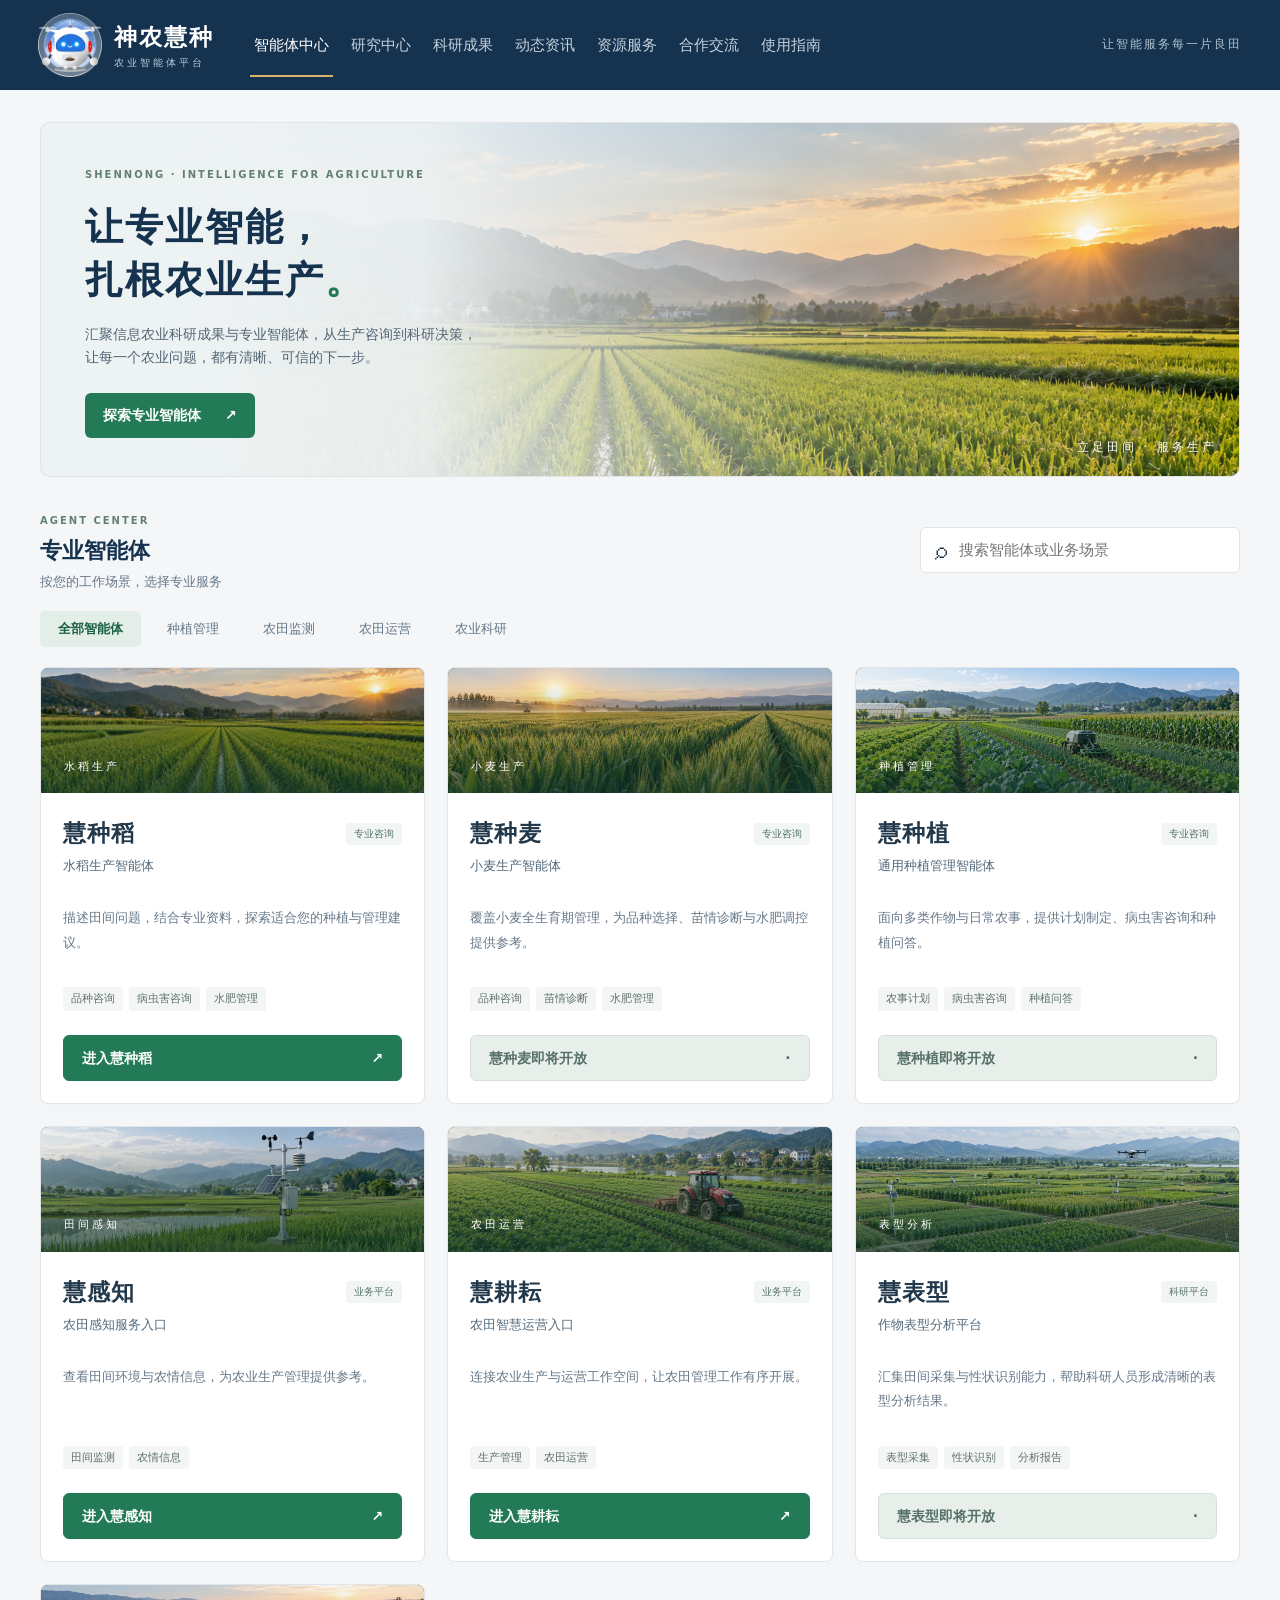
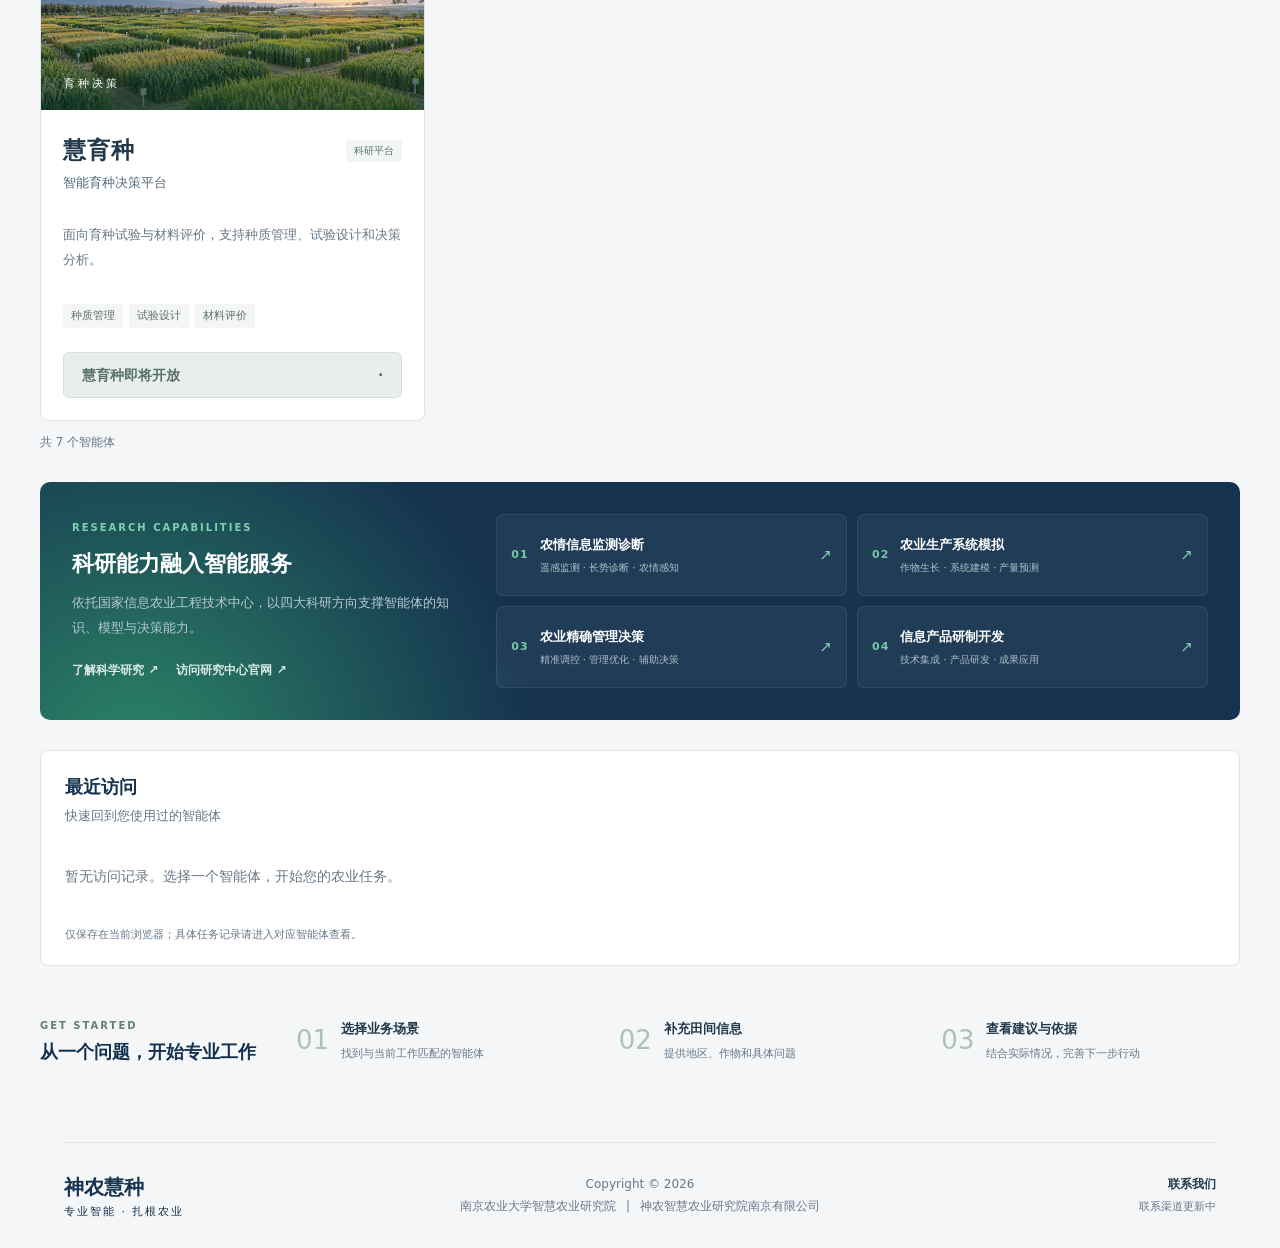
<file: index.html>
<!doctype html>
<html lang="zh-CN">
  <head>
    <meta charset="utf-8" />
    <meta name="viewport" content="width=device-width,initial-scale=1" />
    <meta http-equiv="refresh" content="0;url=html/index.html" />
    <title>神农慧种</title>
  </head>
  <body>
    <a href="html/index.html">进入神农慧种智能体中心</a>
  </body>
</html>
</file>
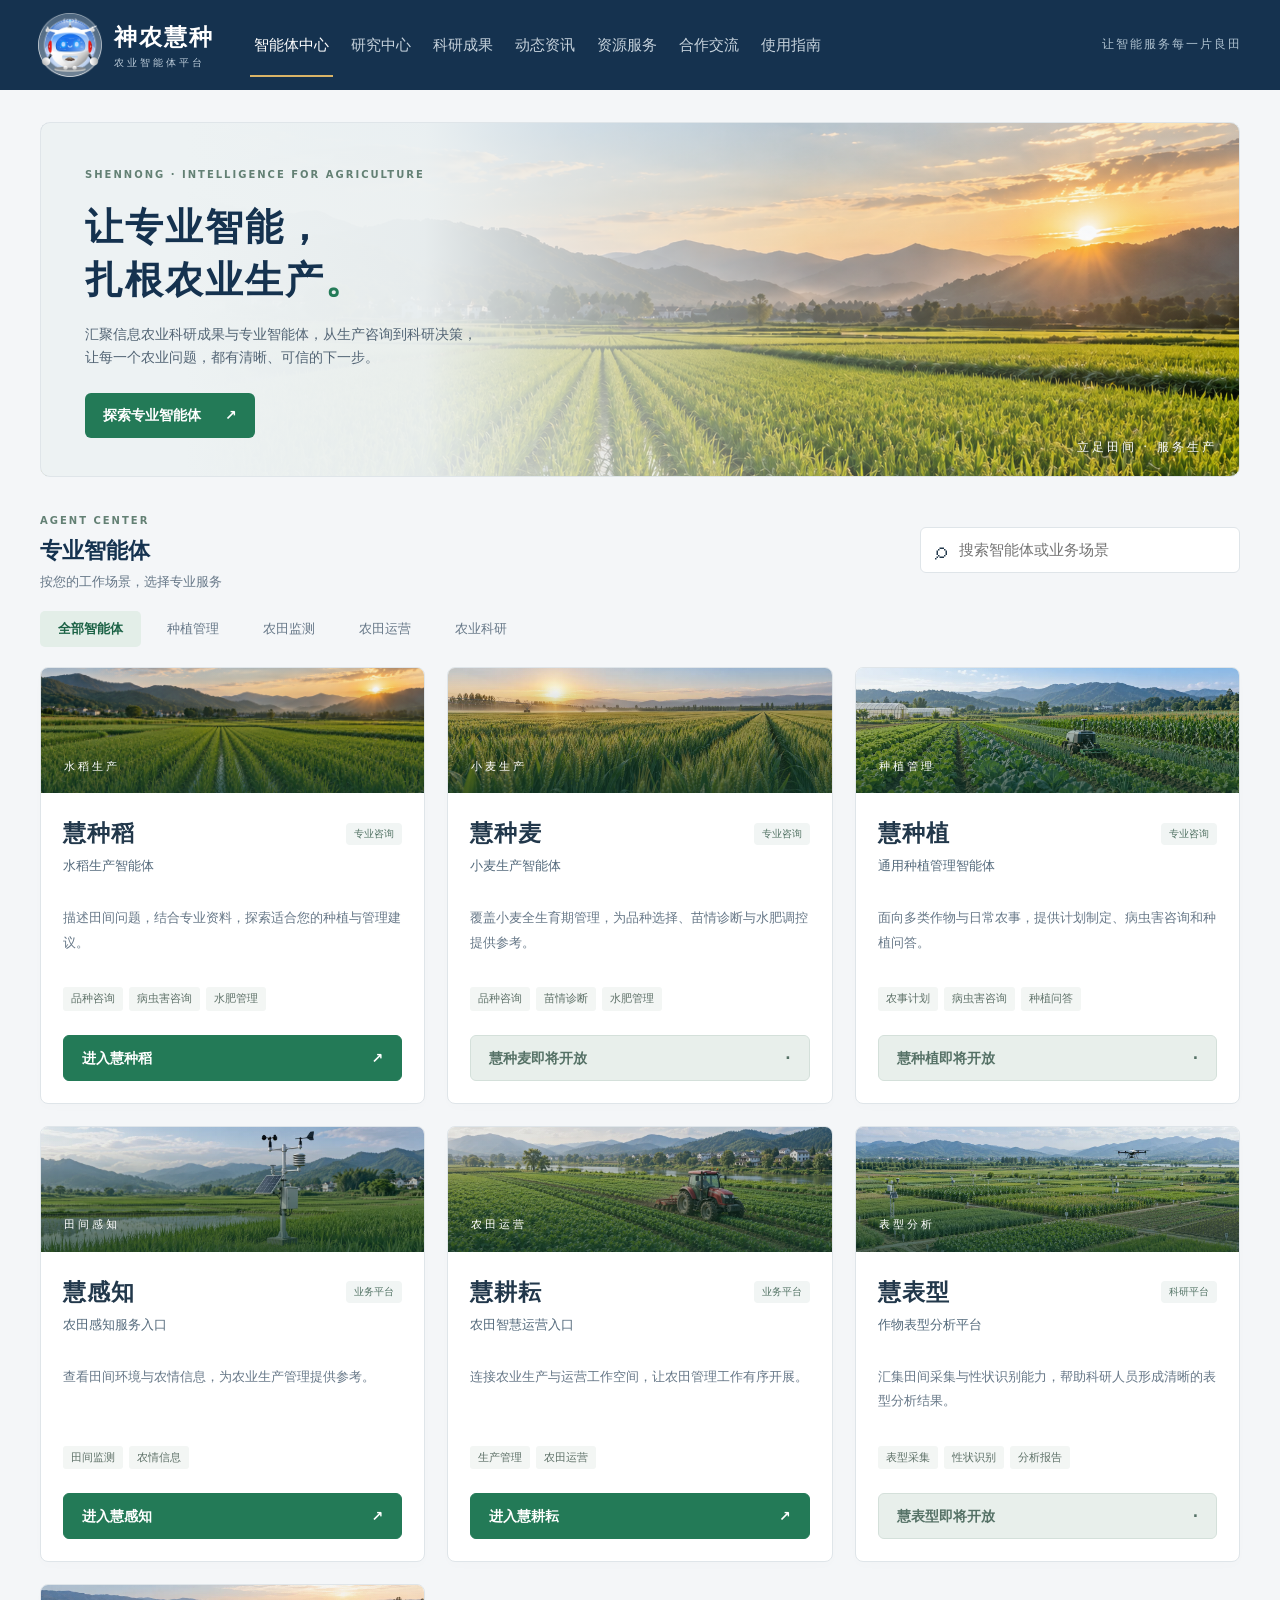
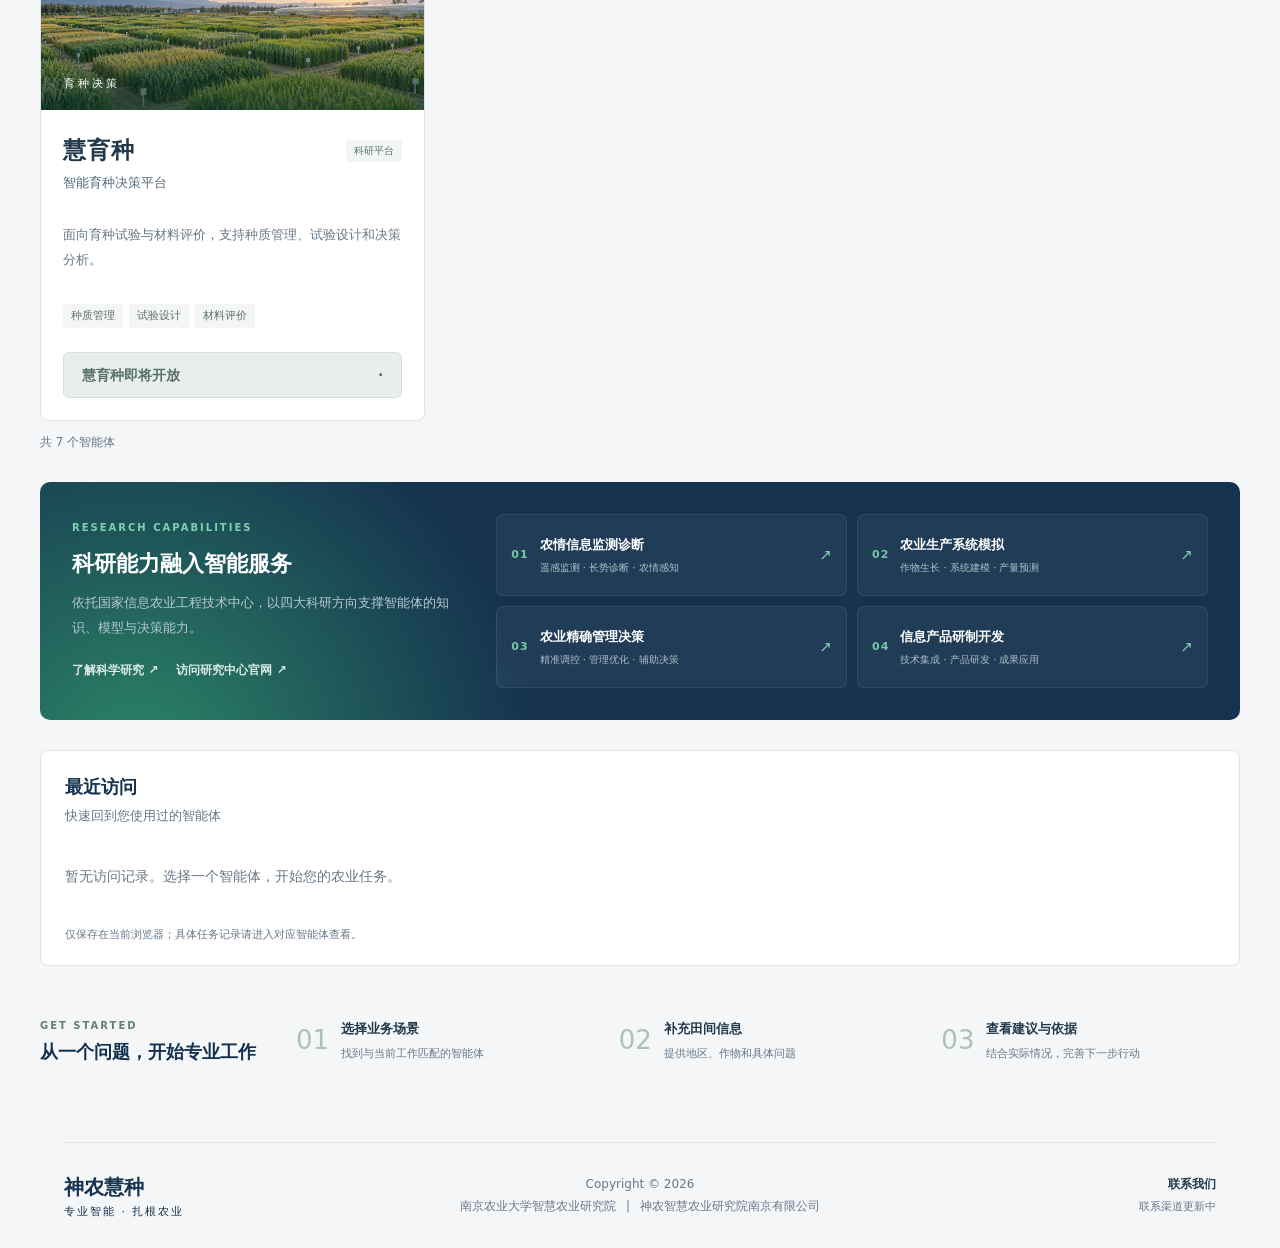
<file: html/index.html>
<!doctype html>
<html lang="zh-CN">
  <head>
    <meta charset="utf-8" />
    <meta name="viewport" content="width=device-width,initial-scale=1" />
    <meta
      name="description"
      content="神农慧种系列智能体：连接作物种植、农田运营、田间感知、表型分析与智能育种。"
    />
    <title>神农慧种 · 农业智能体平台</title>
    <link rel="stylesheet" href="../css/style.css?v=20261020-navigation-3" />
    <script defer src="../js/portal.js?v=20261020-research-1"></script>
  </head>
  <body>
    <a class="skip" href="#agents">跳至智能体中心</a>
    <header class="topbar">
      <div class="topbar-inner">
        <a class="brand" href="index.html"
          ><span class="brand-mark" aria-hidden="true"><picture>
            <source srcset="../assets/brand-robot-original.gif" media="(prefers-reduced-motion: no-preference)" />
            <img src="../assets/brand-robot-still.png" alt="" width="64" height="64" />
          </picture></span
          ><span>神农慧种<small>农业智能体平台</small></span></a
        >
        <button
          class="nav-toggle"
          type="button"
          aria-expanded="false"
          aria-controls="primary-navigation"
        >
          <span aria-hidden="true">☰</span><span>菜单</span>
        </button>
        <nav id="primary-navigation" class="primary-navigation" aria-label="主导航">
          <a class="active nav-link" href="#agents">智能体中心</a>
          <div class="nav-item">
            <button class="nav-trigger" type="button" aria-expanded="false">
              研究中心
            </button>
            <div class="nav-panel center-menu">
              <div class="menu-intro">
                <span class="menu-kicker">RESEARCH CENTER</span>
                <strong>国家信息农业工程技术中心<span class="netcia-name">（NETCIA）</span></strong>
                <p>了解平台背后的科研团队、组织与人才培养体系。</p>
              </div>
              <div class="menu-links">
                <a href="http://www.netcia.org.cn/808/list.htm" target="_blank" rel="noopener noreferrer">
                  <span><b>中心简介</b><small>中心定位与发展概况</small></span><i aria-hidden="true">↗</i>
                </a>
                <a href="http://www.netcia.org.cn/810/list.htm" target="_blank" rel="noopener noreferrer">
                  <span><b>组织机构</b><small>组织架构与中心负责人</small></span><i aria-hidden="true">↗</i>
                </a>
                <a href="http://www.netcia.org.cn/789/list.htm" target="_blank" rel="noopener noreferrer">
                  <span><b>专家团队</b><small>师资队伍与研究方向</small></span><i aria-hidden="true">↗</i>
                </a>
                <a href="http://www.netcia.org.cn/790/list.htm" target="_blank" rel="noopener noreferrer">
                  <span><b>人才培养</b><small>研究生培养与学术成长</small></span><i aria-hidden="true">↗</i>
                </a>
              </div>
            </div>
          </div>
          <div class="nav-item">
            <button class="nav-trigger" type="button" aria-expanded="false">
              科研成果
            </button>
            <div class="nav-panel research-menu">
              <div class="menu-intro">
                <span class="menu-kicker">RESEARCH CAPABILITIES</span>
                <strong>科研能力融入智能服务</strong>
                <p>四大研究方向支撑知识、模型与精准决策。</p>
              </div>
              <div class="menu-links research-links">
                <a href="http://www.netcia.org.cn/814/list.htm" target="_blank" rel="noopener noreferrer">
                  <span><b>农情信息监测诊断</b><small>遥感监测与长势诊断</small></span><i aria-hidden="true">↗</i>
                </a>
                <a href="http://www.netcia.org.cn/815/list.htm" target="_blank" rel="noopener noreferrer">
                  <span><b>农业生产系统模拟</b><small>作物生长与生产模拟</small></span><i aria-hidden="true">↗</i>
                </a>
                <a href="http://www.netcia.org.cn/816/list.htm" target="_blank" rel="noopener noreferrer">
                  <span><b>农业精确管理决策</b><small>精准调控与管理决策</small></span><i aria-hidden="true">↗</i>
                </a>
                <a href="http://www.netcia.org.cn/817/list.htm" target="_blank" rel="noopener noreferrer">
                  <span><b>信息产品研制开发</b><small>科研成果产品化应用</small></span><i aria-hidden="true">↗</i>
                </a>
              </div>
            </div>
          </div>
          <div class="nav-item compact-menu-item">
            <button class="nav-trigger" type="button" aria-expanded="false">
              动态资讯
            </button>
            <div class="nav-panel compact-menu">
              <a href="http://www.netcia.org.cn/797/list.htm" target="_blank" rel="noopener noreferrer">中心新闻 <span aria-hidden="true">↗</span></a>
              <a href="http://www.netcia.org.cn/798/list.htm" target="_blank" rel="noopener noreferrer">通知公告 <span aria-hidden="true">↗</span></a>
              <a href="http://www.netcia.org.cn/800/list.htm" target="_blank" rel="noopener noreferrer">学术交流 <span aria-hidden="true">↗</span></a>
            </div>
          </div>
          <div class="nav-item compact-menu-item">
            <button class="nav-trigger" type="button" aria-expanded="false">
              资源服务
            </button>
            <div class="nav-panel compact-menu">
              <a href="http://www.netcia.org.cn/878/list.htm" target="_blank" rel="noopener noreferrer">公共平台 <span aria-hidden="true">↗</span></a>
              <a href="http://www.netcia.org.cn/794/list.htm" target="_blank" rel="noopener noreferrer">仪器装备 <span aria-hidden="true">↗</span></a>
              <a href="http://www.netcia.org.cn/793/list.htm" target="_blank" rel="noopener noreferrer">社会服务 <span aria-hidden="true">↗</span></a>
              <a href="http://www.netcia.org.cn/795/list.htm" target="_blank" rel="noopener noreferrer">资料下载 <span aria-hidden="true">↗</span></a>
            </div>
          </div>
          <a class="nav-link external-nav" href="http://www.netcia.org.cn/792/list.htm" target="_blank" rel="noopener noreferrer">合作交流</a>
          <a class="nav-link" href="#guide">使用指南</a>
        </nav>
        <span class="header-note">让智能服务每一片良田</span>
      </div>
    </header>
    <main>
      <section class="hero">
        <div class="hero-copy">
          <span class="eyebrow">SHENNONG · INTELLIGENCE FOR AGRICULTURE</span>
          <h1>让专业智能，<br />扎根农业生产<span>。</span></h1>
          <p>
            汇聚信息农业科研成果与专业智能体，从生产咨询到科研决策，<br
              class="desktop"
            />让每一个农业问题，都有清晰、可信的下一步。
          </p>
          <a class="primary" href="#agents"
            >探索专业智能体 <span aria-hidden="true">↗</span></a
          >
        </div>
        <div class="hero-caption">立足田间 · 服务生产</div>
      </section>
      <section id="agents" aria-labelledby="agents-title">
        <div class="section-heading">
          <div>
            <span class="eyebrow">AGENT CENTER</span>
            <h2 id="agents-title">专业智能体</h2>
            <p>按您的工作场景，选择专业服务</p>
          </div>
          <label class="search"
            ><span aria-hidden="true">⌕</span
            ><input
              id="search"
              type="search"
              placeholder="搜索智能体或业务场景"
              aria-label="搜索智能体或业务场景"
          /></label>
        </div>
        <div class="filters" aria-label="按场景筛选">
          <button
            type="button"
            class="selected"
            aria-pressed="true"
            data-filter="all"
          >
            全部智能体</button
          ><button type="button" aria-pressed="false" data-filter="production">
            种植管理</button
          ><button type="button" aria-pressed="false" data-filter="monitoring">
            农田监测</button
          ><button type="button" aria-pressed="false" data-filter="operations">
            农田运营
          </button
          ><button type="button" aria-pressed="false" data-filter="research">
            农业科研
          </button>
        </div>
        <div class="cards">
          <article class="agent-card" data-category="production">
            <div class="card-art rice">
              <span>水稻生产</span>
            </div>
            <div class="card-body">
              <div class="card-title">
                <h3>慧种稻</h3>
                <span class="badge">专业咨询</span>
              </div>
              <p class="subtitle">水稻生产智能体</p>
              <p class="description">
                描述田间问题，结合专业资料，探索适合您的种植与管理建议。
              </p>
              <div class="tags">
                <span>品种咨询</span><span>病虫害咨询</span
                ><span>水肥管理</span>
              </div>
              <a
                class="primary agent-link"
                data-agent="rice"
                href="https://hzd.snfarming.com/"
                target="_blank"
                rel="noopener noreferrer"
                >进入慧种稻 <span aria-hidden="true">↗</span
                ><span class="sr-only">（新窗口）</span></a
              >
            </div>
          </article>
          <article class="agent-card" data-category="production">
            <div class="card-art wheat">
              <span>小麦生产</span>
            </div>
            <div class="card-body">
              <div class="card-title">
                <h3>慧种麦</h3>
                <span class="badge">专业咨询</span>
              </div>
              <p class="subtitle">小麦生产智能体</p>
              <p class="description">
                覆盖小麦全生育期管理，为品种选择、苗情诊断与水肥调控提供参考。
              </p>
              <div class="tags">
                <span>品种咨询</span><span>苗情诊断</span><span>水肥管理</span>
              </div>
              <span class="primary coming-soon" aria-disabled="true"
                >慧种麦即将开放 <span aria-hidden="true">·</span></span
              >
            </div>
          </article>
          <article class="agent-card" data-category="production">
            <div class="card-art cultivation">
              <span>种植管理</span>
            </div>
            <div class="card-body">
              <div class="card-title">
                <h3>慧种植</h3>
                <span class="badge">专业咨询</span>
              </div>
              <p class="subtitle">通用种植管理智能体</p>
              <p class="description">
                面向多类作物与日常农事，提供计划制定、病虫害咨询和种植问答。
              </p>
              <div class="tags">
                <span>农事计划</span><span>病虫害咨询</span><span>种植问答</span>
              </div>
              <span class="primary coming-soon" aria-disabled="true"
                >慧种植即将开放 <span aria-hidden="true">·</span></span
              >
            </div>
          </article>
          <article class="agent-card" data-category="monitoring">
            <div class="card-art monitoring">
              <span>田间感知</span>
            </div>
            <div class="card-body">
              <div class="card-title">
                <h3>慧感知</h3>
                <span class="badge">业务平台</span>
              </div>
              <p class="subtitle">农田感知服务入口</p>
              <p class="description">
                查看田间环境与农情信息，为农业生产管理提供参考。
              </p>
              <div class="tags"><span>田间监测</span><span>农情信息</span></div>
              <a
                class="primary agent-link"
                data-agent="monitoring"
                href="http://120.25.178.31/index.html"
                target="_blank"
                rel="noopener noreferrer"
                >进入慧感知 <span aria-hidden="true">↗</span
                ><span class="sr-only">（新窗口）</span></a
              >
            </div>
          </article>
          <article class="agent-card" data-category="operations">
            <div class="card-art operations">
              <span>农田运营</span>
            </div>
            <div class="card-body">
              <div class="card-title">
                <h3>慧耕耘</h3>
                <span class="badge">业务平台</span>
              </div>
              <p class="subtitle">农田智慧运营入口</p>
              <p class="description">
                连接农业生产与运营工作空间，让农田管理工作有序开展。
              </p>
              <div class="tags"><span>生产管理</span><span>农田运营</span></div>
              <a
                class="primary agent-link"
                data-agent="operations"
                href="https://app.smartcrop.cn/workspace"
                target="_blank"
                rel="noopener noreferrer"
                >进入慧耕耘 <span aria-hidden="true">↗</span
                ><span class="sr-only">（新窗口）</span></a
              >
            </div>
          </article>
          <article class="agent-card" data-category="research">
            <div class="card-art phenotyping">
              <span>表型分析</span>
            </div>
            <div class="card-body">
              <div class="card-title">
                <h3>慧表型</h3>
                <span class="badge">科研平台</span>
              </div>
              <p class="subtitle">作物表型分析平台</p>
              <p class="description">
                汇集田间采集与性状识别能力，帮助科研人员形成清晰的表型分析结果。
              </p>
              <div class="tags">
                <span>表型采集</span><span>性状识别</span><span>分析报告</span>
              </div>
              <span class="primary coming-soon" aria-disabled="true"
                >慧表型即将开放 <span aria-hidden="true">·</span></span
              >
            </div>
          </article>
          <article class="agent-card" data-category="research">
            <div class="card-art breeding">
              <span>育种决策</span>
            </div>
            <div class="card-body">
              <div class="card-title">
                <h3>慧育种</h3>
                <span class="badge">科研平台</span>
              </div>
              <p class="subtitle">智能育种决策平台</p>
              <p class="description">
                面向育种试验与材料评价，支持种质管理、试验设计和决策分析。
              </p>
              <div class="tags">
                <span>种质管理</span><span>试验设计</span><span>材料评价</span>
              </div>
              <span class="primary coming-soon" aria-disabled="true"
                >慧育种即将开放 <span aria-hidden="true">·</span></span
              >
            </div>
          </article>
        </div>
        <p id="results" class="result-count" role="status" aria-live="polite">
          共 7 个智能体
        </p>
        <div id="empty" hidden class="empty">
          未找到匹配的智能体，请尝试“水稻”“麦田”“表型”或清空筛选。<button
            id="reset"
            type="button"
          >
            重置筛选
          </button>
        </div>
      </section>
      <section id="research" class="research-capabilities" aria-labelledby="research-title">
        <div class="research-copy">
          <span class="eyebrow">RESEARCH CAPABILITIES</span>
          <h2 id="research-title">科研能力融入智能服务</h2>
          <p>依托国家信息农业工程技术中心，以四大科研方向支撑智能体的知识、模型与决策能力。</p>
          <div class="research-actions">
            <a href="http://www.netcia.org.cn/791/list.htm" target="_blank" rel="noopener noreferrer">了解科学研究 <span aria-hidden="true">↗</span></a>
            <a href="http://www.netcia.org.cn/main.htm" target="_blank" rel="noopener noreferrer">访问研究中心官网 <span aria-hidden="true">↗</span></a>
          </div>
        </div>
        <div class="research-grid">
          <a class="research-direction" href="http://www.netcia.org.cn/814/list.htm" target="_blank" rel="noopener noreferrer">
            <span class="direction-number">01</span><span><strong>农情信息监测诊断</strong><small>遥感监测 · 长势诊断 · 农情感知</small></span><i aria-hidden="true">↗</i>
          </a>
          <a class="research-direction" href="http://www.netcia.org.cn/815/list.htm" target="_blank" rel="noopener noreferrer">
            <span class="direction-number">02</span><span><strong>农业生产系统模拟</strong><small>作物生长 · 系统建模 · 产量预测</small></span><i aria-hidden="true">↗</i>
          </a>
          <a class="research-direction" href="http://www.netcia.org.cn/816/list.htm" target="_blank" rel="noopener noreferrer">
            <span class="direction-number">03</span><span><strong>农业精确管理决策</strong><small>精准调控 · 管理优化 · 辅助决策</small></span><i aria-hidden="true">↗</i>
          </a>
          <a class="research-direction" href="http://www.netcia.org.cn/817/list.htm" target="_blank" rel="noopener noreferrer">
            <span class="direction-number">04</span><span><strong>信息产品研制开发</strong><small>技术集成 · 产品研发 · 成果应用</small></span><i aria-hidden="true">↗</i>
          </a>
        </div>
      </section>
      <section class="recent">
        <div class="section-heading">
          <div>
            <h2>最近访问</h2>
            <p>快速回到您使用过的智能体</p>
          </div>
          <button id="clear-history" type="button" class="text-button" hidden>
            清空记录
          </button>
        </div>
        <div id="recent-list">
          <p class="empty-copy">
            暂无访问记录。选择一个智能体，开始您的农业任务。
          </p>
        </div>
        <small>仅保存在当前浏览器；具体任务记录请进入对应智能体查看。</small>
      </section>
      <section id="guide" class="guide">
        <div>
          <span class="eyebrow">GET STARTED</span>
          <h2>从一个问题，开始专业工作</h2>
        </div>
        <ol>
          <li>
            <b>01</b
            ><span
              ><strong>选择业务场景</strong>找到与当前工作匹配的智能体</span
            >
          </li>
          <li>
            <b>02</b
            ><span><strong>补充田间信息</strong>提供地区、作物和具体问题</span>
          </li>
          <li>
            <b>03</b
            ><span
              ><strong>查看建议与依据</strong>结合实际情况，完善下一步行动</span
            >
          </li>
        </ol>
      </section>
    </main>
    <footer>
      <div class="footer-brand">神农慧种 <span>专业智能 · 扎根农业</span></div>
      <div class="footer-copyright">
        <span>Copyright © 2026</span>
        <span>南京农业大学智慧农业研究院 <span class="footer-divider">|</span> 神农智慧农业研究院南京有限公司</span>
      </div>
      <div class="footer-contact">
        <span>联系我们</span>
        <small>联系渠道更新中</small>
      </div>
    </footer>
  </body>
</html>
</file>
<file: css/style.css>
:root {
  --navy: #15324f;
  --green: #237a57;
  --ink: #22384b;
  --muted: #677888;
  --line: #dfe5e9;
  --canvas: #f4f6f8;
}
* {
  box-sizing: border-box;
}
html {
  scroll-behavior: smooth;
  scroll-padding-top: 112px;
}
body {
  margin: 0;
  color: var(--ink);
  background: var(--canvas);
  font:
    15px/1.6 'PingFang SC',
    'Microsoft YaHei',
    system-ui,
    sans-serif;
}
a {
  color: inherit;
  text-decoration: none;
}
button,
input {
  font: inherit;
}
button,
a,
input {
  -webkit-tap-highlight-color: transparent;
}
button {
  cursor: pointer;
}
button:focus-visible,
a:focus-visible,
input:focus-visible {
  outline: 3px solid #bb8e40;
  outline-offset: 4px;
}
.topbar {
  position: sticky;
  top: 0;
  z-index: 50;
  background: var(--navy);
  color: white;
}
.topbar-inner {
  position: relative;
  width: 100%;
  display: grid;
  grid-template-columns: minmax(220px, 1fr) auto minmax(220px, 1fr);
  align-items: center;
  gap: clamp(16px, 2vw, 32px);
  min-height: 90px;
  padding: 13px max(3vw, 24px);
}
.brand {
  display: flex;
  align-items: center;
  gap: 12px;
  font-size: 23px;
  font-weight: 700;
  letter-spacing: 2px;
  flex: 0 0 auto;
}
.brand-mark {
  display: grid;
  place-items: center;
  width: 64px;
  height: 64px;
  flex: 0 0 auto;
  background: url('../assets/brand-robot-ring.png') center / contain no-repeat;
}
.brand-mark picture {
  display: block;
  width: 100%;
  height: 100%;
}
.brand-mark img {
  display: block;
  width: 100%;
  height: 100%;
  object-fit: contain;
}
.brand small {
  display: block;
  font-size: 10px;
  letter-spacing: 3px;
  font-weight: 400;
  color: #b9c9d7;
}
.primary-navigation {
  position: absolute;
  top: 13px;
  bottom: 13px;
  left: max(calc((100vw - 1280px) / 2 + 40px), 250px);
  display: flex;
  gap: clamp(8px, 1.1vw, 20px);
  align-self: stretch;
  align-items: center;
}
.primary-navigation > a,
.nav-trigger {
  display: inline-flex;
  align-items: center;
  height: 100%;
  padding: 0 4px;
  color: #c6d2dc;
  white-space: nowrap;
  font-size: 15px;
  font-weight: 500;
}
.nav-trigger {
  border: 0;
  background: transparent;
}
.primary-navigation > a:hover,
.nav-trigger:hover,
.nav-item:focus-within > .nav-trigger,
.nav-item.is-open > .nav-trigger {
  color: #fff;
}
.primary-navigation .active {
  color: #fff;
  box-shadow: inset 0 -2px 0 #d9b467;
}
.nav-item {
  position: relative;
  height: 100%;
  display: flex;
  align-items: center;
}
.nav-panel {
  position: absolute;
  top: calc(100% - 1px);
  left: -28px;
  width: min(560px, calc(100vw - 40px));
  padding: 20px;
  display: grid;
  grid-template-columns: 0.8fr 1.5fr;
  gap: 20px;
  color: var(--ink);
  background: #fff;
  border: 1px solid var(--line);
  border-top: 3px solid var(--green);
  border-radius: 0 0 9px 9px;
  box-shadow: 0 18px 40px #0d284332;
  opacity: 0;
  visibility: hidden;
  pointer-events: none;
  transform: translateY(8px);
  transition: opacity 0.16s, transform 0.16s, visibility 0.16s;
}
.nav-item:hover > .nav-panel,
.nav-item:focus-within > .nav-panel,
.nav-item.is-open > .nav-panel {
  opacity: 1;
  visibility: visible;
  pointer-events: auto;
  transform: translateY(0);
}
.menu-intro {
  padding: 4px 2px;
}
.menu-kicker {
  display: block;
  color: var(--green);
  font-size: 9px;
  font-weight: 700;
  letter-spacing: 1.7px;
  margin-bottom: 7px;
}
.menu-intro strong {
  display: block;
  color: var(--navy);
  font-size: 16px;
  line-height: 1.5;
}
.netcia-name {
  color: var(--green);
  font-size: 0.82em;
  font-weight: 700;
  letter-spacing: 0.04em;
  white-space: nowrap;
}
.menu-intro p {
  margin: 8px 0 0;
  color: var(--muted);
  font-size: 12px;
  line-height: 1.7;
}
.menu-links {
  display: grid;
  grid-template-columns: repeat(2, minmax(0, 1fr));
  gap: 8px;
}
.menu-links a {
  display: flex;
  align-items: flex-start;
  justify-content: space-between;
  gap: 10px;
  padding: 10px 11px;
  background: #f6f8f7;
  border-radius: 6px;
}
.menu-links a:hover,
.menu-links a:focus-visible {
  background: #eaf2ee;
}
.menu-links b,
.menu-links small {
  display: block;
}
.menu-links b {
  color: var(--ink);
  font-size: 12px;
}
.menu-links small {
  margin-top: 3px;
  color: var(--muted);
  font-size: 10px;
  line-height: 1.45;
}
.menu-links i {
  color: var(--green);
  font-style: normal;
  font-size: 11px;
}
.compact-menu {
  left: 0;
  width: 190px;
  padding: 9px;
  display: flex;
  flex-direction: column;
  gap: 2px;
}
.compact-menu a {
  display: flex;
  justify-content: space-between;
  gap: 14px;
  padding: 9px 10px;
  color: var(--ink);
  border-radius: 5px;
  font-size: 12px;
}
.compact-menu a:hover,
.compact-menu a:focus-visible {
  background: #eaf2ee;
  color: var(--green);
}
.nav-toggle {
  display: none;
  align-items: center;
  gap: 7px;
  padding: 7px 10px;
  border: 1px solid #ffffff38;
  border-radius: 5px;
  color: #fff;
  background: transparent;
  font-size: 12px;
}
.header-note {
  grid-column: 3;
  justify-self: end;
  color: #afc2d0;
  font-size: 12px;
  letter-spacing: 2px;
  white-space: nowrap;
}
main {
  max-width: 1280px;
  margin: auto;
  padding: 32px 40px 56px;
}
.hero {
  position: relative;
  overflow: hidden;
  background:
    linear-gradient(
      90deg,
      #edf2f3 12%,
      #edf2f3f5 32%,
      #edf2f340 65%,
      #15324f05
    ),
    url('../assets/background.png') center 60% / cover;
  border: 1px solid var(--line);
  border-radius: 10px;
  min-height: 340px;
  padding: 38px 44px;
}
.eyebrow {
  font-size: 10px;
  letter-spacing: 2px;
  font-weight: 600;
  color: #638074;
}
h1 {
  font-size: 38px;
  line-height: 1.4;
  letter-spacing: 2px;
  margin: 16px 0;
  color: var(--navy);
}
h1 span {
  color: var(--green);
}
.hero p {
  font-size: 14px;
  color: #536575;
  margin-bottom: 25px;
}
.primary,
.secondary {
  display: flex;
  align-items: center;
  justify-content: space-between;
  gap: 24px;
  border-radius: 6px;
  padding: 11px 18px;
  font-size: 14px;
  font-weight: 600;
  transition:
    background 0.15s,
    transform 0.15s;
}
.primary {
  background: var(--green);
  color: #fff;
}
.primary:hover {
  background: #185b40;
}
.agent-link.primary {
  min-height: 46px;
  border: 1px solid var(--green);
  transition: background-color 0.15s, border-color 0.15s;
}
.agent-link.primary:hover {
  background: #1c684c;
  border-color: #1c684c;
}
.agent-link.primary:active {
  background: #17563f;
  border-color: #17563f;
}
.agent-link.primary:focus-visible {
  outline: 3px solid var(--green);
  outline-offset: 4px;
}
.hero .primary {
  display: inline-flex;
}
.secondary {
  border: 1px solid #ccd9d4;
  color: var(--green);
  background: #fff;
}
.secondary:hover {
  background: #eff6f2;
}
.hero-caption {
  position: absolute;
  right: 22px;
  bottom: 18px;
  color: white;
  font-size: 12px;
  letter-spacing: 3px;
  text-shadow: 0 1px 6px #123;
}
section {
  margin-bottom: 30px;
}
.research-capabilities {
  display: grid;
  grid-template-columns: minmax(260px, 0.9fr) minmax(480px, 1.65fr);
  gap: 36px;
  padding: 32px;
  color: #fff;
  background:
    radial-gradient(circle at 8% 120%, #2c8767 0, transparent 35%),
    var(--navy);
  border-radius: 10px;
}
.research-capabilities .eyebrow {
  color: #7fd0af;
}
.research-capabilities h2 {
  color: #fff;
  margin: 8px 0 10px;
}
.research-copy > p {
  margin: 0;
  color: #b9c9d4;
  font-size: 13px;
  line-height: 1.9;
}
.research-actions {
  display: flex;
  flex-wrap: wrap;
  gap: 10px 18px;
  margin-top: 20px;
}
.research-actions a {
  color: #dcebe4;
  font-size: 12px;
  font-weight: 600;
}
.research-actions a:hover {
  color: #fff;
}
.research-grid {
  display: grid;
  grid-template-columns: repeat(2, minmax(0, 1fr));
  gap: 10px;
}
.research-direction {
  display: grid;
  grid-template-columns: auto 1fr auto;
  align-items: center;
  gap: 11px;
  min-height: 82px;
  padding: 13px 14px;
  background: #ffffff0d;
  border: 1px solid #ffffff13;
  border-radius: 7px;
  transition: background 0.16s, border-color 0.16s, transform 0.16s;
}
.research-direction:hover {
  background: #ffffff18;
  border-color: #ffffff2c;
  transform: translateY(-2px);
}
.direction-number {
  color: #77c9a7;
  font-size: 11px;
  font-weight: 700;
  letter-spacing: 1px;
}
.research-direction strong,
.research-direction small {
  display: block;
}
.research-direction strong {
  color: #fff;
  font-size: 13px;
}
.research-direction small {
  margin-top: 4px;
  color: #aebfca;
  font-size: 10px;
}
.research-direction i {
  color: #7fd0af;
  font-style: normal;
}
.section-heading {
  display: flex;
  justify-content: space-between;
  align-items: center;
  gap: 20px;
  margin: 30px 0 18px;
}
h2 {
  font-size: 22px;
  margin: 2px 0 4px;
  color: var(--navy);
}
.section-heading p {
  margin: 0;
  color: var(--muted);
  font-size: 13px;
}
.search {
  display: flex;
  gap: 10px;
  align-items: center;
  background: #fff;
  border: 1px solid var(--line);
  padding: 9px 14px;
  border-radius: 6px;
  width: 320px;
}
.search > span {
  font-size: 24px;
  line-height: 1;
}
.search input {
  border: 0;
  outline: none;
  min-width: 0;
  width: 100%;
  background: transparent;
}
.search:focus-within {
  outline: 2px solid var(--green);
  outline-offset: 2px;
}
.filters {
  display: flex;
  gap: 8px;
  flex-wrap: wrap;
  margin-bottom: 20px;
}
.filters button,
.text-button {
  background: transparent;
  border: 0;
  color: var(--muted);
  padding: 8px 18px;
  border-radius: 5px;
  font-size: 13px;
}
.filters .selected {
  background: #e3eee8;
  color: #1b6245;
  font-weight: 600;
}
.cards {
  display: grid;
  grid-template-columns: repeat(3, minmax(0, 1fr));
  gap: 22px;
}
.agent-card {
  display: flex;
  flex-direction: column;
  background: white;
  border: 1px solid var(--line);
  border-radius: 8px;
  overflow: hidden;
  box-shadow: 0 4px 12px #15324f03;
  transition:
    transform 0.18s,
    box-shadow 0.18s;
}
.agent-card:hover {
  transform: translateY(-3px);
  box-shadow: 0 8px 24px #15324f10;
}
.agent-card[hidden] {
  display: none;
}
.card-art {
  height: 125px;
  position: relative;
  display: flex;
  align-items: flex-end;
  justify-content: space-between;
  padding: 18px 23px;
  overflow: hidden;
}
.card-art span {
  font-size: 11px;
  letter-spacing: 3px;
  z-index: 1;
}
.rice,
.wheat,
.cultivation,
.operations,
.monitoring,
.phenotyping,
.breeding {
  color: #fff;
  background-color: #315b48;
  background-size: cover;
  background-position: center;
}
.rice {
  background-image:
    linear-gradient(0deg, #12382bba, #12382b08 85%),
    url('../assets/background.png');
  background-position: center 83%;
}
.wheat {
  background-image:
    linear-gradient(0deg, #12382bba, #12382b08 85%),
    url('../assets/wheat-field.webp');
}
.cultivation {
  background-image:
    linear-gradient(0deg, #12382bba, #12382b08 85%),
    url('../assets/cultivation-field.webp');
}
.operations {
  background-image:
    linear-gradient(0deg, #12382bba, #12382b08 85%),
    url('../assets/operations-field.webp');
}
.monitoring {
  background-image:
    linear-gradient(0deg, #12382bba, #12382b08 85%),
    url('../assets/sensing-field.webp');
}
.phenotyping {
  background-image:
    linear-gradient(0deg, #12382bba, #12382b08 85%),
    url('../assets/phenotyping-field.webp');
}
.breeding {
  background-image:
    linear-gradient(0deg, #12382bba, #12382b08 85%),
    url('../assets/breeding-field.webp');
}
.card-body {
  display: flex;
  flex: 1;
  flex-direction: column;
  padding: 22px;
}
.card-title {
  display: flex;
  justify-content: space-between;
  align-items: center;
}
h3 {
  font-size: 23px;
  letter-spacing: 1px;
  margin: 0;
}
.badge {
  font-size: 10px;
  background: #f1f5f4;
  color: #557567;
  padding: 3px 8px;
  border-radius: 4px;
}
.subtitle {
  color: #546a7c;
  font-size: 13px;
  margin: 4px 0 16px;
}
.description {
  font-size: 13px;
  line-height: 1.9;
  color: var(--muted);
  min-height: 50px;
}
.tags {
  display: flex;
  gap: 6px;
  flex-wrap: wrap;
  margin: 18px 0 24px;
}
.card-body > .primary,
.card-body > .secondary {
  margin-top: auto;
}
.coming-soon {
  cursor: default;
  background: #e8efeb;
  border: 1px solid #d4e0da;
  color: #557166;
}
.coming-soon:hover {
  background: #e8efeb;
}
.tags span {
  font-size: 11px;
  color: #5e7168;
  background: #f3f6f4;
  padding: 3px 8px;
  border-radius: 3px;
}
.result-count {
  font-size: 12px;
  color: var(--muted);
}
.recent {
  background: white;
  border: 1px solid var(--line);
  padding: 0 24px 20px;
  border-radius: 8px;
}
.recent .section-heading {
  margin-top: 20px;
}
.recent h2 {
  font-size: 18px;
}
.recent small {
  color: var(--muted);
  font-size: 11px;
}
.empty-copy,
.empty {
  padding: 20px 0;
  color: var(--muted);
  font-size: 14px;
}
.empty button {
  margin-left: 10px;
}
.recent-row {
  display: flex;
  align-items: center;
  gap: 20px;
  padding: 13px 0;
  border-top: 1px solid #edf0f2;
  font-size: 13px;
}
.recent-row time {
  margin-left: auto;
  color: var(--muted);
}
.recent-row a {
  color: var(--green);
}
.guide {
  margin-bottom: 0;
  padding: 8px 0;
  display: flex;
  align-items: center;
  gap: 40px;
}
.guide h2 {
  font-size: 18px;
}
.guide ol {
  display: flex;
  flex: 1;
  gap: 24px;
  padding: 0;
  list-style: none;
}
.guide li {
  display: flex;
  align-items: center;
  gap: 12px;
  flex: 1;
  font-size: 11px;
  color: var(--muted);
}
.guide li b {
  font-size: 26px;
  color: #adc2b6;
  font-weight: 400;
}
.guide strong {
  display: block;
  font-size: 13px;
  color: var(--ink);
  margin-bottom: 5px;
}
footer {
  width: calc(100% - 2 * clamp(24px, 5vw, 96px));
  margin: 0 auto;
  border-top: 1px solid var(--line);
  padding: 28px 0;
  display: grid;
  grid-template-columns: minmax(0, 1fr) minmax(0, 2fr) minmax(0, 1fr);
  align-items: center;
  gap: 20px;
  color: var(--muted);
  font-size: 12px;
}
.footer-brand {
  font-size: 20px;
  font-weight: 600;
  color: var(--navy);
}
.footer-brand span {
  display: block;
  font-size: 11px;
  font-weight: 400;
  letter-spacing: 2px;
}
.footer-copyright {
  min-width: 0;
  text-align: center;
  line-height: 1.9;
  text-wrap: balance;
}
.footer-copyright > span {
  display: block;
}
.footer-divider {
  margin: 0 6px;
}
.footer-contact {
  display: flex;
  flex-direction: column;
  align-items: flex-end;
  justify-self: end;
  gap: 4px;
}
.footer-contact > span {
  color: var(--ink);
  font-weight: 600;
}
.footer-contact small {
  font-size: 11px;
}
.skip {
  position: absolute;
  top: -100px;
}
.skip:focus {
  top: 10px;
  background: #fff;
  z-index: 10;
  padding: 8px;
}
.sr-only {
  position: absolute;
  width: 1px;
  height: 1px;
  overflow: hidden;
  clip-path: inset(50%);
}
[hidden] {
  display: none !important;
}
@media (max-width: 1180px) {
  .topbar-inner {
    grid-template-columns: auto minmax(0, 1fr);
  }
  .header-note {
    display: none;
  }
  .primary-navigation {
    position: static;
    justify-self: end;
    gap: 8px;
  }
  .center-menu,
  .research-menu {
    right: 0;
    left: auto;
  }
}
@media (max-width: 900px) {
  .topbar-inner {
    grid-template-columns: minmax(0, 1fr) auto;
    min-height: 76px;
    gap: 12px;
    padding: 10px 24px;
  }
  .header-note {
    display: none;
  }
  .js .nav-toggle {
    display: inline-flex;
    margin-left: auto;
  }
  .primary-navigation {
    grid-column: 1 / -1;
    justify-self: stretch;
    width: 100%;
    height: auto;
    align-self: auto;
    align-items: stretch;
    flex-direction: column;
    gap: 0;
    padding: 6px 0 10px;
    border-top: 1px solid #ffffff1d;
  }
  .js .primary-navigation {
    display: none;
  }
  .js .primary-navigation.is-open {
    display: flex;
  }
  .primary-navigation > a,
  .nav-trigger {
    width: 100%;
    height: auto;
    min-height: 42px;
    justify-content: space-between;
    padding: 8px 4px;
  }
  .primary-navigation .active {
    box-shadow: none;
    color: #fff;
  }
  .nav-item {
    height: auto;
    display: block;
  }
  .nav-panel {
    position: static;
    display: none;
    width: 100%;
    margin: 0 0 8px;
    padding: 14px;
    grid-template-columns: 1fr 2fr;
    border: 0;
    border-radius: 7px;
    box-shadow: none;
    opacity: 1;
    visibility: visible;
    pointer-events: auto;
    transform: none;
  }
  .nav-item:hover > .nav-panel,
  .nav-item:focus-within > .nav-panel {
    display: none;
  }
  .nav-item.is-open > .nav-panel,
  .nav-item.is-open:focus-within > .nav-panel {
    display: grid;
  }
  .compact-menu,
  .compact-menu-item.is-open > .compact-menu,
  .compact-menu-item.is-open:focus-within > .compact-menu {
    grid-template-columns: repeat(2, minmax(0, 1fr));
  }
  .research-capabilities {
    grid-template-columns: 1fr;
    gap: 24px;
  }
  main {
    padding: 24px 24px 48px;
  }
  .hero {
    padding: 30px;
  }
  .cards {
    gap: 14px;
  }
  .card-body {
    padding: 16px;
  }
  .tags {
    min-height: 54px;
  }
  .guide {
    display: block;
  }
  .guide ol {
    gap: 15px;
  }
}
@media (max-width: 640px) {
  .topbar-inner {
    padding: 10px 20px;
  }
  .brand {
    font-size: 19px;
  }
  .brand-mark {
    width: 48px;
    height: 48px;
  }
  .brand small {
    font-size: 9px;
  }
  .hero {
    min-height: 350px;
    padding: 28px 24px;
    background-position: 65% center;
  }
  h1 {
    font-size: 30px;
  }
  .eyebrow {
    font-size: 9px;
    letter-spacing: 1px;
  }
  .hero p {
    max-width: 240px;
  }
  .desktop {
    display: none;
  }
  .section-heading {
    align-items: stretch;
    flex-direction: column;
    gap: 12px;
  }
  .search {
    width: 100%;
  }
  .cards {
    grid-template-columns: 1fr;
  }
  .card-art {
    height: 135px;
  }
  .card-body {
    padding: 22px;
  }
  .tags {
    min-height: 0;
  }
  .description {
    min-height: 0;
  }
  .guide ol {
    flex-direction: column;
    gap: 18px;
  }
  footer {
    width: calc(100% - 48px);
    gap: 20px;
    grid-template-columns: minmax(0, 1fr);
    text-align: center;
  }
  .footer-contact {
    grid-row: 2;
    justify-self: center;
    align-items: center;
  }
  .footer-copyright {
    grid-row: 3;
  }
  .recent-row {
    gap: 10px;
    flex-wrap: wrap;
  }
  .recent-row time {
    font-size: 11px;
  }
  .hero-caption {
    font-size: 10px;
  }
  .filters {
    gap: 2px;
  }
  .filters button {
    padding: 8px 12px;
  }
  .nav-panel {
    grid-template-columns: 1fr;
  }
  .menu-intro {
    border-bottom: 1px solid var(--line);
    padding-bottom: 12px;
  }
  .menu-links,
  .compact-menu,
  .compact-menu-item.is-open > .compact-menu,
  .compact-menu-item.is-open:focus-within > .compact-menu {
    grid-template-columns: 1fr;
  }
  .research-capabilities {
    padding: 24px 20px;
  }
  .research-grid {
    grid-template-columns: 1fr;
  }
}
@media (prefers-reduced-motion: reduce) {
  *, *::before, *::after {
    animation: none !important;
    scroll-behavior: auto !important;
    transition: none !important;
  }
}
</file>
